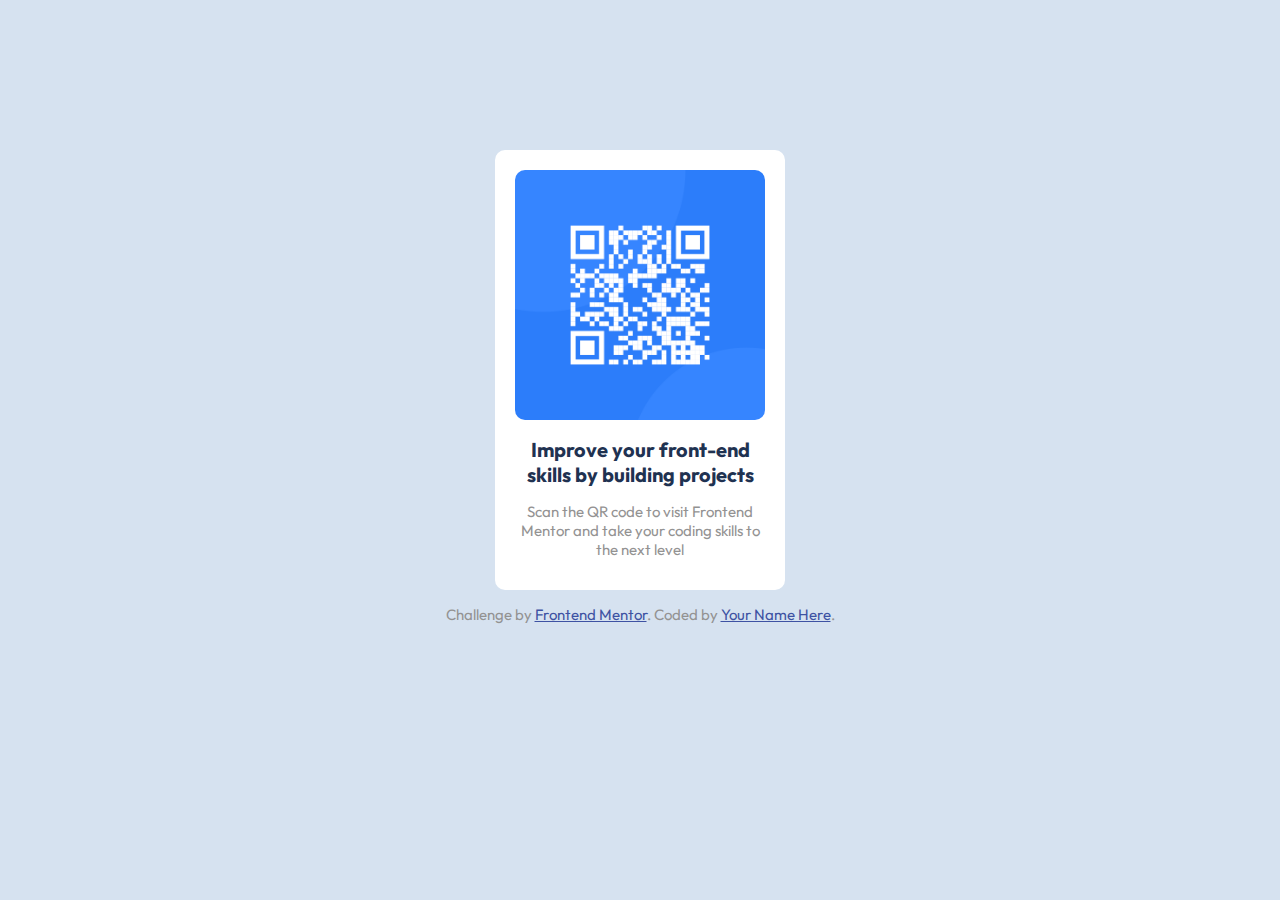
<file: index.html>
<!DOCTYPE html>
<html lang="en">
<head>
  <meta charset="UTF-8">
  <meta name="viewport" content="width=device-width, initial-scale=1.0"> <!-- displays site properly based on user's device -->

  <link rel="icon" type="image/png" sizes="32x32" href="./images/favicon-32x32.png">
  <link rel="stylesheet" href="styles.css">
  <link rel="preconnect" href="https://fonts.googleapis.com">
<link rel="preconnect" href="https://fonts.googleapis.com">
<link rel="preconnect" href="https://fonts.gstatic.com" crossorigin>
<link href="https://fonts.googleapis.com/css2?family=Outfit:wght@100..900&display=swap" rel="stylesheet">
  <title>Frontend Mentor | QR code component</title>

  <!-- Feel free to remove these styles or customise in your own stylesheet 👍 -->
  <style>
    .attribution { font-size: 11px; text-align: center; }
    .attribution a { color: hsl(228, 45%, 44%); }
  </style>
</head>
<body>
    <div class="container">

    <div class="qr-code">
        <img src="images/image-qr-code.png" alt="qr-code">
    </div>

        <h1>Improve your front-end skills by building projects</h1>
        <p>
        Scan the QR code to visit Frontend Mentor and take your coding skills to the next level
    </p>

  

</div>
  
  <div class="attribution">
    <p>
    Challenge by <a href="https://www.frontendmentor.io?ref=challenge" target="_blank">Frontend Mentor</a>. 
    Coded by <a href="#">Your Name Here</a>.</p>
  </div>
</body>
</html>
</file>
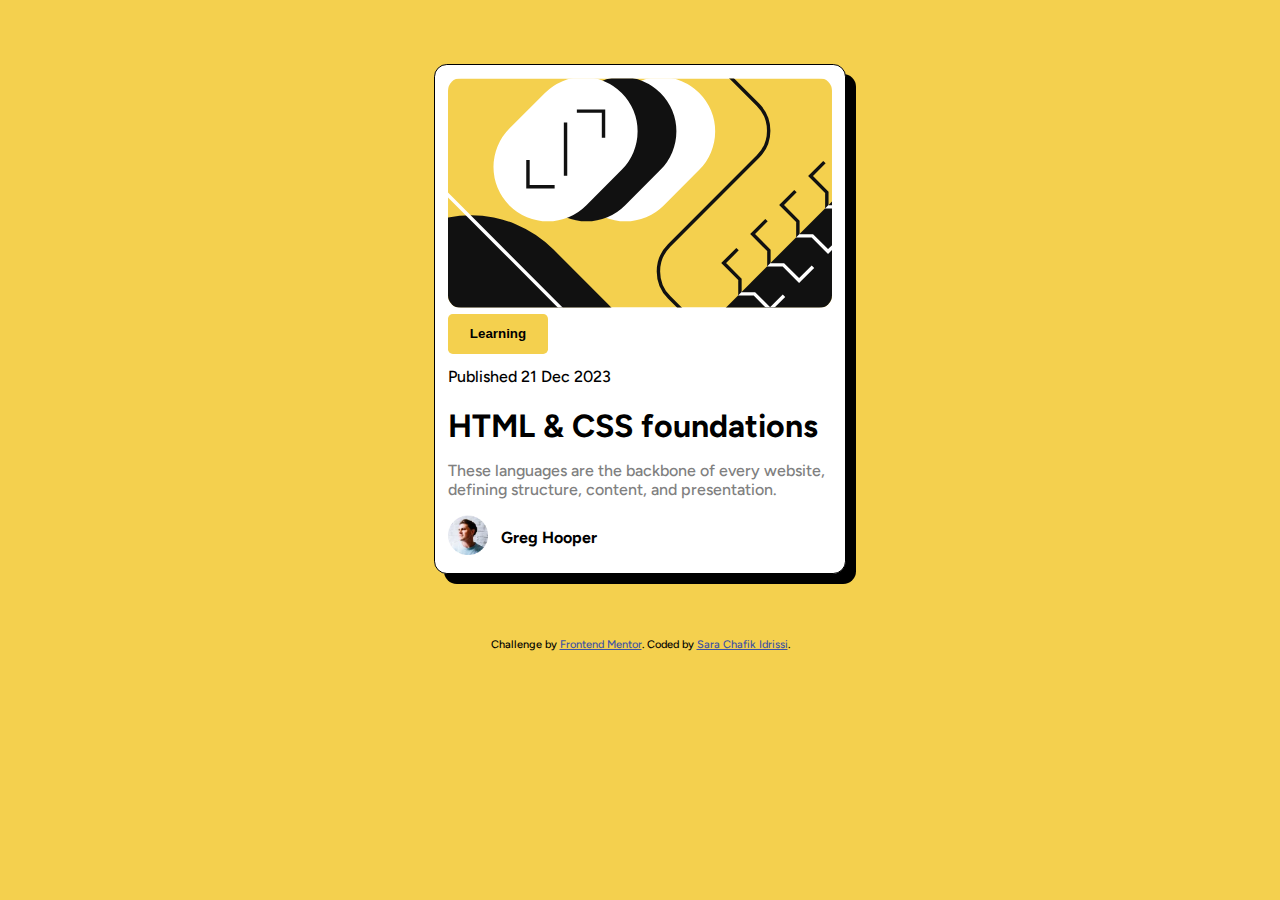
<file: blog-preview-card-main/index.html>
<!DOCTYPE html>
<html lang="en">
<head>
  <meta charset="UTF-8">
  <meta name="viewport" content="width=device-width, initial-scale=1.0"> <!-- displays site properly based on user's device -->

  <link rel="icon" type="image/png" sizes="32x32" href="./assets/images/favicon-32x32.png">
  <link rel="preconnect" href="https://fonts.googleapis.com">
<link rel="preconnect" href="https://fonts.gstatic.com" crossorigin>
<link href="https://fonts.googleapis.com/css2?family=Figtree:ital,wght@0,300..900;1,300..900&display=swap" rel="stylesheet">
  <link rel="stylesheet" href="assets/styles.css">
  
  <title>Frontend Mentor | Blog preview card</title>

  <!-- Feel free to remove these styles or customise in your own stylesheet 👍 -->
  <style>
    .attribution { font-size: 11px; text-align: center; }
    .attribution a { color: hsl(228, 45%, 44%); }
  </style>
</head>
<body>

  <div class="container">

    <img src="assets/images/illustration-article.svg" alt="" class="image-1">

    <button>Learning</button>

    <span>Published 21 Dec 2023</span>

    <h1>HTML & CSS foundations</h1>

    <p>These languages are the backbone of every website, defining structure, content, and presentation.</p>

    <div class="profile">
      <img src="assets/images/image-avatar.webp" alt="profile picture" class="image-2">
    <span>Greg Hooper</span>
    </div>
    

  </div>
  
  <div class="attribution">
    Challenge by <a href="https://www.frontendmentor.io?ref=challenge" target="_blank">Frontend Mentor</a>. 
    Coded by <a href="https://github.com/sarachafikidrissi">Sara Chafik Idrissi</a>.
  </div>
</body>
</html>
</file>
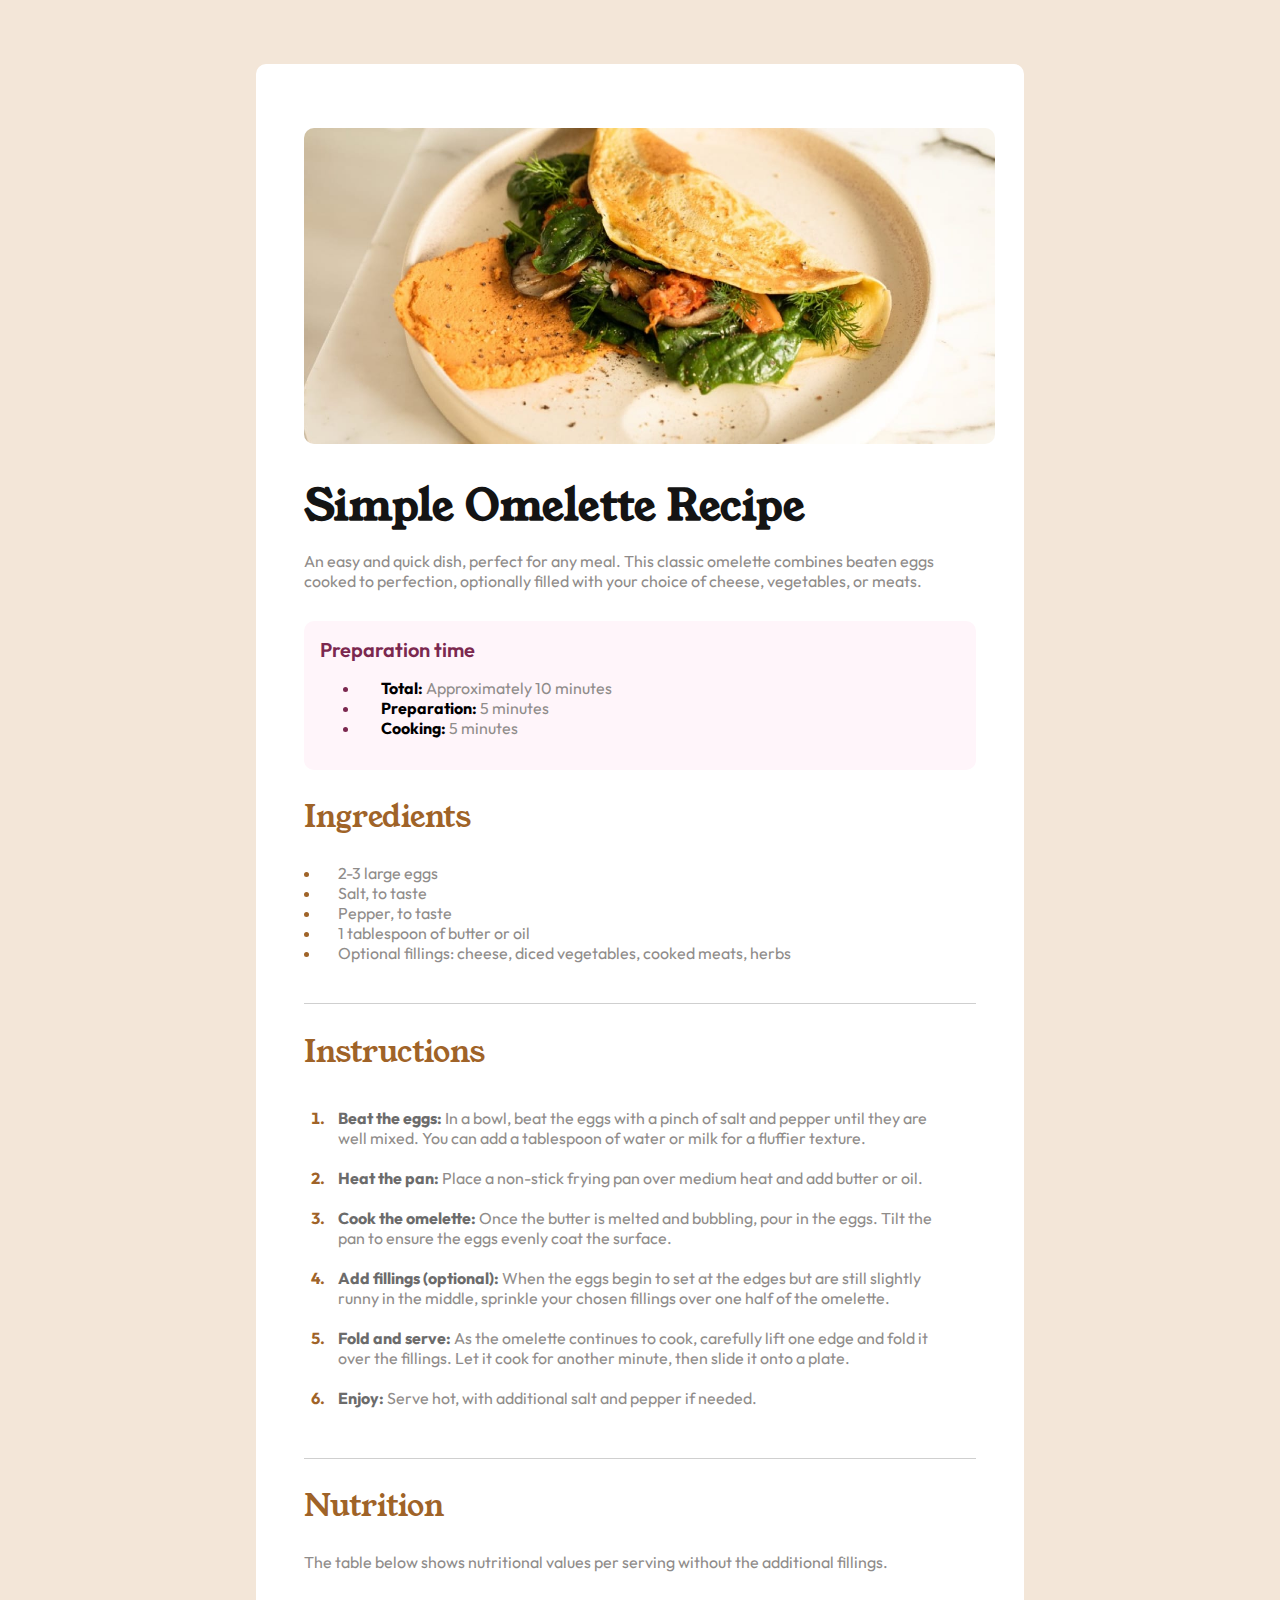
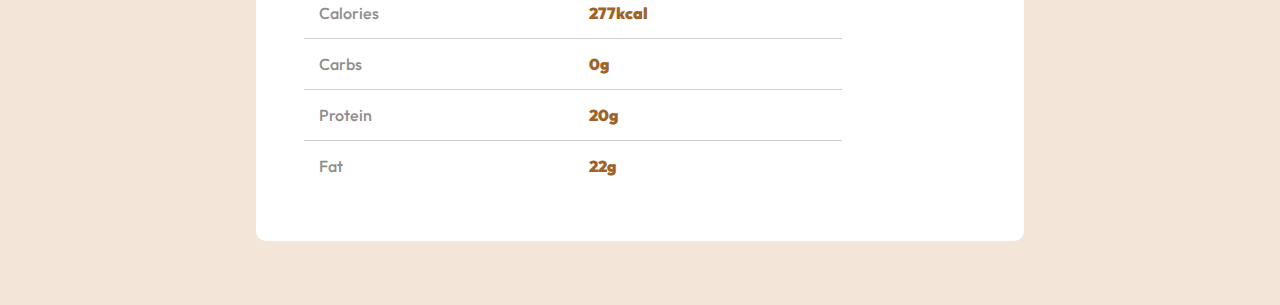
<file: recipe-page-main/index.html>
<!DOCTYPE html>
<html lang="en">
<head>
  <meta charset="UTF-8">
  <meta name="viewport" content="width=device-width, initial-scale=1.0"> <!-- displays site properly based on user's device -->

  <link rel="icon" type="image/png" sizes="32x32" href="./assets/images/favicon-32x32.png">

  <link rel="stylesheet" href="styles.css">

  <link rel="preconnect" href="https://fonts.googleapis.com">
  <link rel="preconnect" href="https://fonts.gstatic.com" crossorigin>
  <link href="https://fonts.googleapis.com/css2?family=Figtree:ital,wght@0,300..900;1,300..900&family=Inter:wght@100..900&family=Young+Serif&display=swap" rel="stylesheet">

  <link rel="preconnect" href="https://fonts.googleapis.com">
  <link rel="preconnect" href="https://fonts.gstatic.com" crossorigin>
  <link href="https://fonts.googleapis.com/css2?family=Figtree:ital,wght@0,300..900;1,300..900&family=Inter:wght@100..900&family=Outfit:wght@100..900&family=Young+Serif&display=swap" rel="stylesheet">
  
  <title>Frontend Mentor | Recipe page</title>

  <!-- Feel free to remove these styles or customise in your own stylesheet 👍 -->
  <style>
    .attribution { font-size: 11px; text-align: center; }
    .attribution a { color: hsl(228, 45%, 44%); }
  </style>
</head>
<body>
  <main class="main">
      <img src="assets/images/image-omelette.jpeg" alt="omelette dish">
    <section class="description">
      <h1>Simple Omelette Recipe</h1>
      <p>
        An easy and quick dish, perfect for any meal. This classic omelette combines beaten eggs cooked 
        to perfection, optionally filled with your choice of cheese, vegetables, or meats.
      </p>
      <div class="preperation">
        <span class="title">Preparation time</span>
        <ul>
          <li>&nbsp;&nbsp;&nbsp;&nbsp;&nbsp;&nbsp;&nbsp;<b>Total:</b> Approximately 10 minutes</li>
          <li>&nbsp;&nbsp;&nbsp;&nbsp;&nbsp;&nbsp;&nbsp;<b>Preparation:</b> 5 minutes</li>
          <li>&nbsp;&nbsp;&nbsp;&nbsp;&nbsp;&nbsp;&nbsp;<b>Cooking:</b> 5 minutes</li>
        </ul>
      </div>
    </section>

    <section class="ingredients">
      <h2>Ingredients</h2>
      <ul>
        <li>&nbsp;&nbsp;&nbsp;&nbsp;2-3 large eggs</li>
        <li>&nbsp;&nbsp;&nbsp;&nbsp;Salt, to taste</li>
        <li>&nbsp;&nbsp;&nbsp;&nbsp;Pepper, to taste</li>
        <li>&nbsp;&nbsp;&nbsp;&nbsp;1 tablespoon of butter or oil</li>
        <li>&nbsp;&nbsp;&nbsp;&nbsp;Optional fillings: cheese, diced vegetables, cooked meats, herbs</li>
      </ul>
    </section>
    <section class="instructions">
      <h2>Instructions</h2>
      <ol class="custom-counter">
        <li><b>Beat the eggs:</b> In a bowl, beat the eggs with a pinch of salt and pepper until they are well mixed. 
          You can add a tablespoon of water or milk for a fluffier texture.</li>
        <li><b>Heat the pan:</b> Place a non-stick frying pan over medium heat and add butter or oil.</li>
        <li><b>Cook the omelette:</b> Once the butter is melted and bubbling, pour in the eggs. Tilt the pan to ensure 
          the eggs evenly coat the surface.</li>
        <li><b>Add fillings (optional):</b> When the eggs begin to set at the edges but are still slightly runny in the 
          middle, sprinkle your chosen fillings over one half of the omelette.</li>
        <li><b>Fold and serve:</b> As the omelette continues to cook, carefully lift one edge and fold it over the 
          fillings. Let it cook for another minute, then slide it onto a plate.</li>
        <li><b>Enjoy:</b> Serve hot, with additional salt and pepper if needed.</li>
      </ol>
    </section>
  
    <section class="nutrition">
      <h2>Nutrition</h2>
      <p>
        The table below shows nutritional values per serving without the additional fillings.
      </p>

      <table>
        <tr>
          <td class="left">Calories</td>
          <td class="right">277kcal</td>
        </tr>

        <tr>
          <td class="left">Carbs</td>
          <td class="right">0g</td>
        </tr>

        <tr>
          <td class="left">Protein</td>
          <td class="right">20g</td>
        </tr>

        <tr>
          <td class="left">Fat</td>
          <td class="right">22g</td>
        </tr>
      </table>
    </section>
</main>
</body>

<footer>
  <!-- <div class="attribution">
    Challenge by <a href="https://www.frontendmentor.io?ref=challenge" target="_blank">Frontend Mentor</a>. 
    Coded by <a href="#">Your Name Here</a>.
  </div> -->
</footer>
</html>
</file>
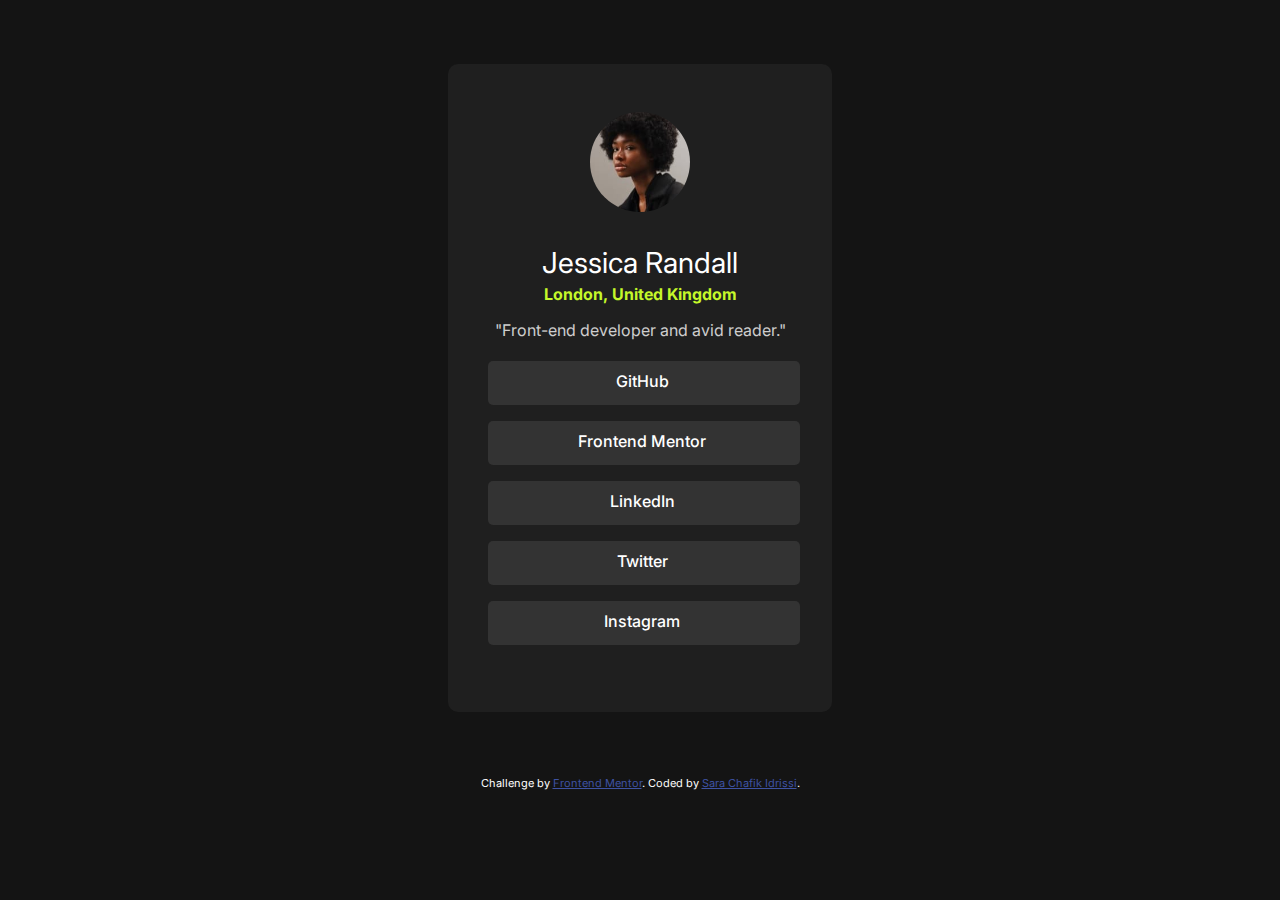
<file: social-links-profile-main/index.html>
<!DOCTYPE html>
<html lang="en">
<head>
  <meta charset="UTF-8">
  <meta name="viewport" content="width=device-width, initial-scale=1.0"> <!-- displays site properly based on user's device -->

  <link rel="icon" type="image/png" sizes="32x32" href="./assets/images/favicon-32x32.png">
  <link rel="preconnect" href="https://fonts.googleapis.com">
<link rel="preconnect" href="https://fonts.gstatic.com" crossorigin>
<link href="https://fonts.googleapis.com/css2?family=Figtree:ital,wght@0,300..900;1,300..900&family=Inter:wght@100..900&display=swap" rel="stylesheet">
  <link rel="stylesheet" href="styles.css">
  
  <title>Frontend Mentor | Social links profile</title>

  <!-- Feel free to remove these styles or customise in your own stylesheet 👍 -->
  <style>
    .attribution { font-size: 11px; text-align: center; }
    .attribution a { color: hsl(228, 45%, 44%); }
  </style>
</head>
<body>
  <div class="container">
    <div class="image">
      <img src="./assets/images/avatar-jessica.jpeg" alt="profile picture">
    </div>
    <p class="name">Jessica Randall</p>
    <span class="location">London, United Kingdom</span>
    <p class="bio"> "Front-end developer and avid reader."</p>
    <ul class="list">
      <li><a href="#">GitHub</a></li>
      <li> <a href="#">Frontend Mentor</a> </li>
      <li> <a href="#">LinkedIn</a> </li>
      <li> <a href="#">Twitter</a> </li>
      <li>  <a href="#">Instagram</a></li>
    </ul>
  </div>
  
  
  <div class="attribution">
    Challenge by <a href="https://www.frontendmentor.io?ref=challenge" target="_blank">Frontend Mentor</a>. 
    Coded by <a href="https://github.com/sarachafikidrissi">Sara Chafik Idrissi</a>.
  </div>
</body>
</html>
</file>
<file: styles.css>
body {
    background-color: hsl(212, 45%, 89%);
}

.container {
    background-color: hsl(0, 0%, 100%);
    width: 250px;
    height: 400px;
    border-radius: 10px;
    padding: 20px;
    margin: 150px auto auto auto;
    
}
.qr-code img {
    width: 100%;
    height: 70%;
    border-radius: 10px;
}

h1, p {
    font-family: "Outfit", sans-serif;
    font-optical-sizing: auto;
    font-style: normal;
    
    text-align: center;
    
}
h1 {
    color: hsl(218, 44%, 22%);
    font-weight: 700;
    font-size: 20px;
}
p {
    font-weight: 400;
    font-size: 15px;
    color: rgb(147, 146, 146)
}

.attribution {
    margin-top: 10px;
}

@media only screen and (max-width: 300px) {
    .attribution p{
        font-size:2vw;
    }
  }
</file>
<file: blog-preview-card-main/assets/styles.css>
body {
    margin: 0;
    padding: 0;
    box-sizing: border-box;
    background-color: hsl(47, 88%, 63%);

    font-family: "Figtree", sans-serif;
    font-weight: 500;
}

.container {
    background-color: hsl(0, 0%, 100%);
    display:  flex;
    flex-flow: column;
    width: 30%;
    height: 40%;

    margin: 4rem auto;
    padding: 0.8rem;

    border-radius: 0.8rem;
    border: 1px black solid;
    box-shadow: 10px 10px;
    
    
}

.image-1 {
    width: 100%;
    margin-bottom: 0.4rem;
    border-radius: 0.8rem;
}


button {
    border: none;
    border-radius: 0.3rem;
    background-color: hsl(47, 88%, 63%);
    width: 100px;
    height: 40px;
    font-weight: bold;
    margin-bottom: 0.8rem;
}
button:hover {
    background-color: hsl(47, 90%, 52%);
}
.image-2 {
    width: 40px;
    height: 40px;
}

.container h1 {
    margin-bottom: 0;
}
.container p {
    font-size: 16px;
    color: hsl(0, 0%, 50%);
}
.profile {
    display: flex;
}
.profile span {
    font-weight: bold;
    padding: 0.8rem;
}


@media screen and (max-width: 760px) {

    .container {
        width: 45%;
        padding: 0.8rem;
    }
    h1 {
        font-size: 1.5rem;
    }
}

@media screen and (max-width: 650px) {

    .container {
        width: 45%;

    }
    h1 {
        font-size: 1.2rem;
    }
}

@media screen and (max-width: 500px) {

    .container {
        width: 60%;

    }
    h1 {
        font-size: 1rem;
    }
}

@media screen and (max-width:350px) {

    .container {
        margin-right: 30px;
        width: 70%;

    }
    h1 {
        font-size: 1rem;
    }

    p {
        font-size: 5px;
    }
}
</file>
<file: recipe-page-main/styles.css>
body {
    margin: 0;
    padding: 0;
    box-sizing: border-box;
    background-color: hsl(30, 54%, 90%);
    font-family: "Outfit", sans-serif;
    font-optical-sizing: auto;
    
    font-style: normal;
    color: hsl(24, 2%, 55%);
    font-size: 16px;
}

main {
    background-color: hsl(0, 0%, 100%);
    width: 60%;
    margin: 4rem auto;
    padding-bottom: 50px;
    border-radius: 10px;
}

img {
    width: 90%;
    border-radius: 10px;
    margin: 4rem 3rem;
    margin-bottom: 0;
}

section {
    margin-left: 3rem;
    margin-right: 3rem;
}

.preperation {
    background-color: hsl(330, 100%, 98%);
    padding: 1rem 1rem;
    border-radius: 10px;
    margin-top: 30px;
}
.title {
    font-size: 20px;
    font-weight: 600;
    color: hsl(332, 51%, 32%);
}

.preperation li::marker {
    color: hsl(332, 51%, 32%);
}

.description h1 {
    color: rgb(20, 20, 20);
    font-family: "Young Serif", serif;
    font-size: 2.6rem;
    margin-bottom: 0;
}

.preperation b {
    color: black;
}

section h2{
    color: hsl(30, 60%, 39%);
    font-family: "Young Serif", serif;
    font-weight: 300;
    font-size: 1.9rem;
}

.ingredients li::marker, .instructions li::marker{
    color: hsl(30, 60%, 39%);
    font-weight: bolder;
}


.ingredients li{
    position: relative;
    right: 2.5rem;
    list-style-position: inside;
}

.ingredients, .instructions {
    padding-bottom: 1.5rem;
    border-bottom: 1px hsl(0, 0%, 81%) solid ;
}

.instructions li {
    padding: 10px;
    position: relative;
    right: 1rem;
}

.instructions b {
    color: hsl(0, 0%, 42%);
}

table {
    width: 80%;
    padding-left: 20px;
    border-collapse: collapse;
}

td{
    padding: 15px;
    /* border-bottom: 1px hsl(0, 0%, 81%) solid ; */
    
}
tr:not(:last-child) {
    border-bottom: 1px solid hsl(0, 0%, 81%);
}
/* tr:last-child td {
    border-bottom: none;
} */

.left {
    font-weight: 500;
}

.right {
    color: hsl(30, 60%, 39%);
    font-weight: 900;
}

@media (max-width: 768px) {
    main {
        width: 80%; 
    }

    img {
        width: 100%;
        margin: 0; 
        border-radius: 0%;
    }

    section {
        margin-left: 1rem; 
        margin-right: 1rem; 
    }

    .preperation {
        margin-top: 20px; 
    }
}
</file>
<file: social-links-profile-main/styles.css>
body {
    box-sizing: border-box;
    margin: 0;
    padding: 0;
    font-family: "Inter", sans-serif;
    background-color: hsl(0, 0%, 8%);
    color: hsl(0, 0%, 100%);
}

.container {
    display: flex;
    flex-flow: column;
    background-color: hsl(0, 0%, 12%);
    width: 30%;
    height: 600px;
    padding-top: 3rem;;
    text-align: center;
    margin: 4rem auto;
    border-radius: 10px;

}

img {
    width: 100px;
    height: 100px;
    border-radius: 50%;
}

ul>li {
    list-style: none;
    padding-right: 1.5rem;
    padding-bottom: 1.5rem;
    background-color: hsl(0, 0%, 20%);
    border-radius: 5px;
    margin-bottom: 1rem;
    margin-right: 2rem;

}



.list a {
    text-decoration: none;
    color: hsl(0, 0%, 100%); 
    position: relative;
    top: 10px;
    left: 10px;
    font-weight: 500;
}

.name {
    font-size: 1.8rem;
    margin-bottom: 4px;
}

.location {
    color:  hsl(75, 94%, 57%);
    font-weight: bold;
}

.bio{
    color: hsla(0, 0%, 100%, 0.787);
    margin-bottom: 5px;
}


@media only screen and (max-width: 1100px) {
    .container {
        width: 40%;
    }
}

@media only screen and (max-width: 750px) {
    .container {
        width: 50%;
    }
}

@media only screen and (max-width: 550px) {
    .container {
        width: 80%;
        margin: 20px;
    }
}
</file>
